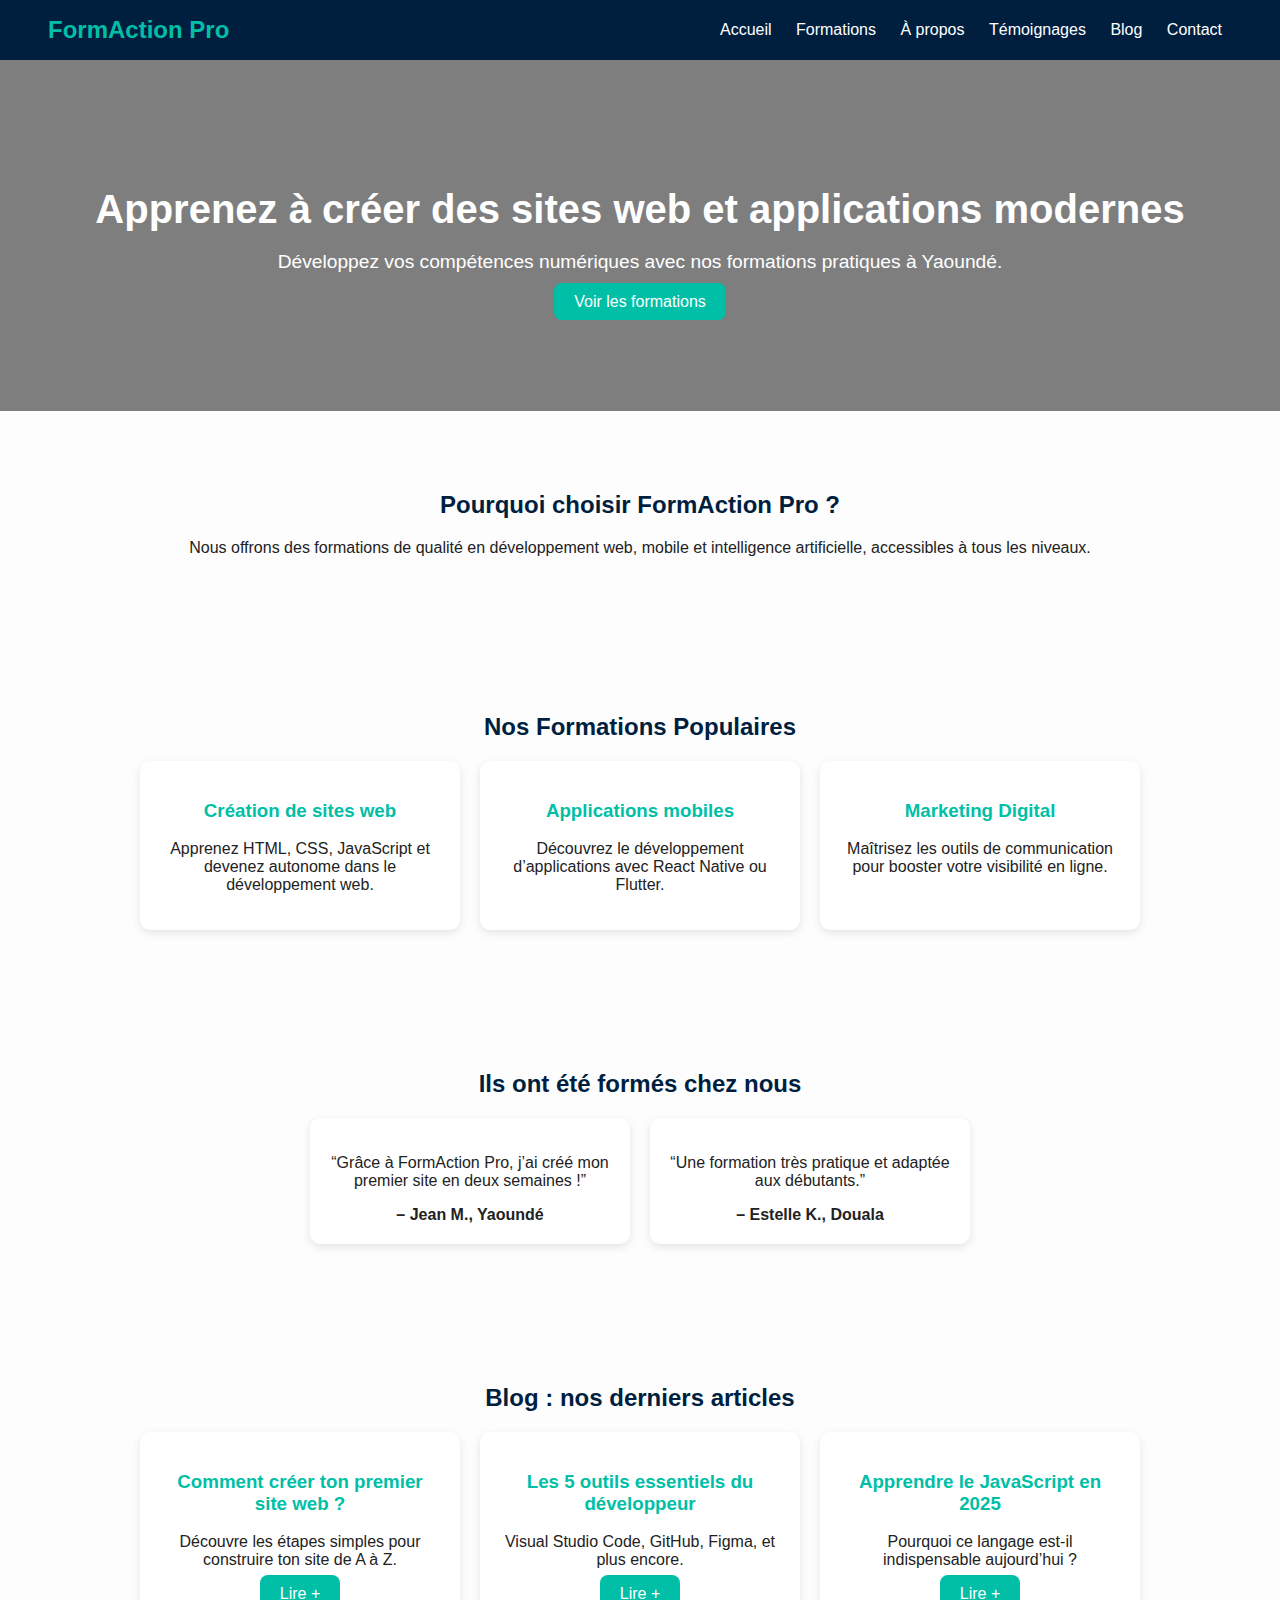
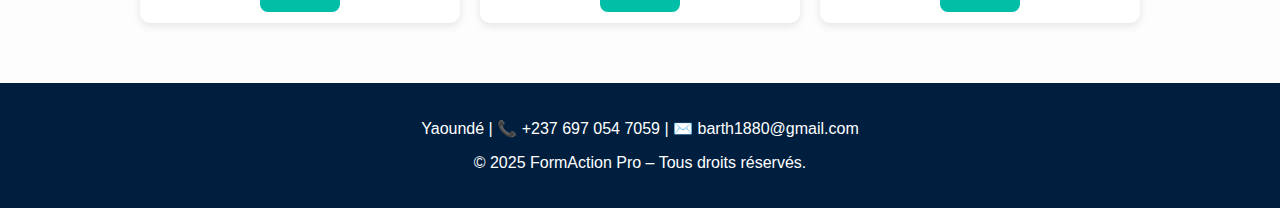
<file: index.html>
<!DOCTYPE html>
<html lang="fr">
<head>
  <meta charset="UTF-8" />
  <meta name="viewport" content="width=device-width, initial-scale=1.0" />
  <title>FormAction Pro – Formation en création de sites et applications</title>
  <link rel="stylesheet" href="style.css" />
</head>
<body>

  <header>
    <div class="logo">FormAction Pro</div>
    <nav>
      <a href="index.html">Accueil</a>
      <a href="formations.html">Formations</a>
      <a href="apropos.html">À propos</a>
      <a href="temoignages.html">Témoignages</a>
      <a href="blog.html">Blog</a>
      <a href="contact.html">Contact</a>
    </nav>
  </header>

  <section class="hero">
    <h1>Apprenez à créer des sites web et applications modernes</h1>
    <p>Développez vos compétences numériques avec nos formations pratiques à Yaoundé.</p>
    <a href="formations.html" class="btn">Voir les formations</a>
  </section>

  <section class="about">
    <h2>Pourquoi choisir FormAction Pro ?</h2>
    <p>Nous offrons des formations de qualité en développement web, mobile et intelligence artificielle, accessibles à tous les niveaux.</p>
  </section>

  <section class="services">
    <h2>Nos Formations Populaires</h2>
    <div class="cards">
      <div class="card">
        <h3>Création de sites web</h3>
        <p>Apprenez HTML, CSS, JavaScript et devenez autonome dans le développement web.</p>
      </div>
      <div class="card">
        <h3>Applications mobiles</h3>
        <p>Découvrez le développement d’applications avec React Native ou Flutter.</p>
      </div>
      <div class="card">
        <h3>Marketing Digital</h3>
        <p>Maîtrisez les outils de communication pour booster votre visibilité en ligne.</p>
      </div>
    </div>
  </section>

  <section class="testimonials">
    <h2>Ils ont été formés chez nous</h2>
    <div class="cards">
      <div class="card">
        <p>“Grâce à FormAction Pro, j’ai créé mon premier site en deux semaines !”</p>
        <strong>– Jean M., Yaoundé</strong>
      </div>
      <div class="card">
        <p>“Une formation très pratique et adaptée aux débutants.”</p>
        <strong>– Estelle K., Douala</strong>
      </div>
    </div>
  </section>

  <section class="blog">
    <h2>Blog : nos derniers articles</h2>
    <div class="cards">
      <div class="card">
        <h3>Comment créer ton premier site web ?</h3>
        <p>Découvre les étapes simples pour construire ton site de A à Z.</p>
        <a href="#" class="btn">Lire +</a>
      </div>
      <div class="card">
        <h3>Les 5 outils essentiels du développeur</h3>
        <p>Visual Studio Code, GitHub, Figma, et plus encore.</p>
        <a href="#" class="btn">Lire +</a>
      </div>
      <div class="card">
        <h3>Apprendre le JavaScript en 2025</h3>
        <p>Pourquoi ce langage est-il indispensable aujourd’hui ?</p>
        <a href="#" class="btn">Lire +</a>
      </div>
    </div>
  </section>

  <footer>
    <div class="footer-content">
      <p> Yaoundé | 📞 +237 697 054 7059 | ✉️ barth1880@gmail.com</p>
      <p>&copy; 2025 FormAction Pro – Tous droits réservés.</p>
    </div>
  </footer>

</body>
</html>
</file>
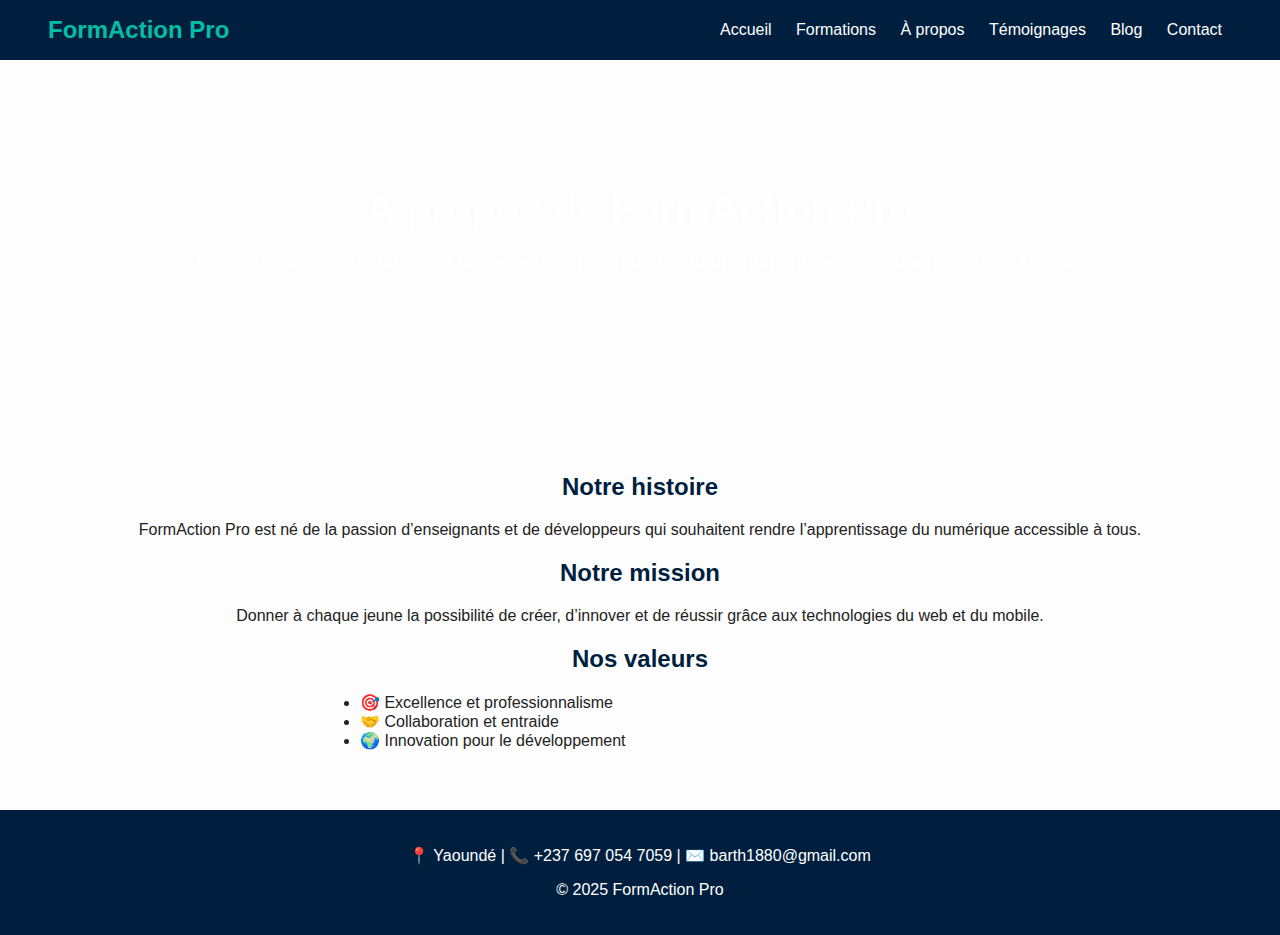
<file: apropos.html>
<!DOCTYPE html>
<html lang="fr">
<head>
  <meta charset="UTF-8" />
  <meta name="viewport" content="width=device-width, initial-scale=1.0" />
  <title>À propos – FormAction Pro</title>
  <link rel="stylesheet" href="style.css" />
</head>
<body>

<header>
  <div class="logo">FormAction Pro</div>
  <nav>
    <a href="index.html">Accueil</a>
    <a href="formations.html">Formations</a>
    <a href="apropos.html" class="active">À propos</a>
    <a href="temoignages.html">Témoignages</a>
    <a href="blog.html">Blog</a>
    <a href="contact.html">Contact</a>
  </nav>
</header>

<section class="hero" style="background-image:url('https://images.unsplash.com/photo-1522071820081-009f0129c71c?auto=format&fit=crop&w=1200&q=80');">
  <h1>À propos de FormAction Pro</h1>
  <p>Notre mission est de former la nouvelle génération de créateurs numériques au Cameroun et en Afrique.</p>
</section>

<section class="about">
  <h2>Notre histoire</h2>
  <p>FormAction Pro est né de la passion d’enseignants et de développeurs qui souhaitent rendre l’apprentissage du numérique accessible à tous.</p>

  <h2>Notre mission</h2>
  <p>Donner à chaque jeune la possibilité de créer, d’innover et de réussir grâce aux technologies du web et du mobile.</p>

  <h2>Nos valeurs</h2>
  <ul style="text-align:left; max-width:600px; margin:auto;">
    <li>🎯 Excellence et professionnalisme</li>
    <li>🤝 Collaboration et entraide</li>
    <li>🌍 Innovation pour le développement</li>
  </ul>
</section>

<footer>
  <div class="footer-content">
    <p>📍 Yaoundé | 📞 +237 697 054 7059 | ✉️ barth1880@gmail.com</p>
    <p>&copy; 2025 FormAction Pro</p>
  </div>
</footer>

</body>
</html>
</file>
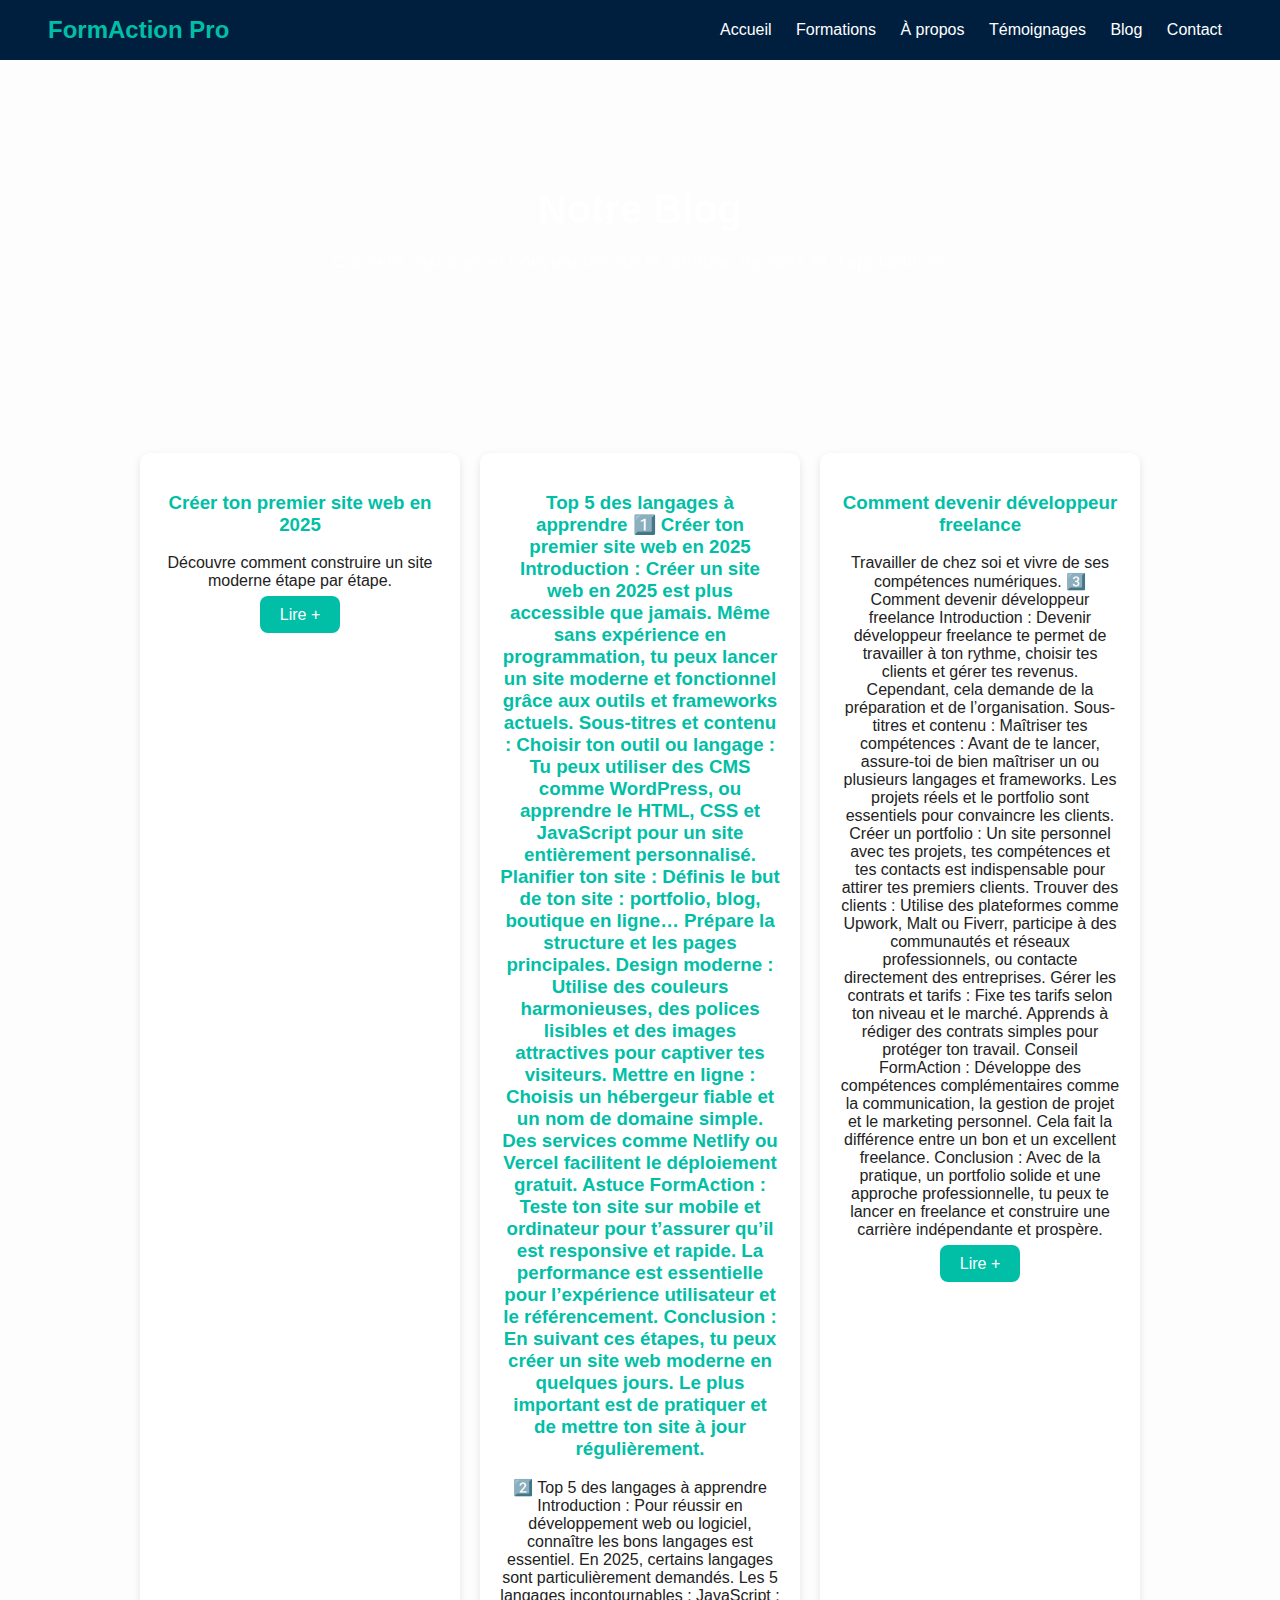
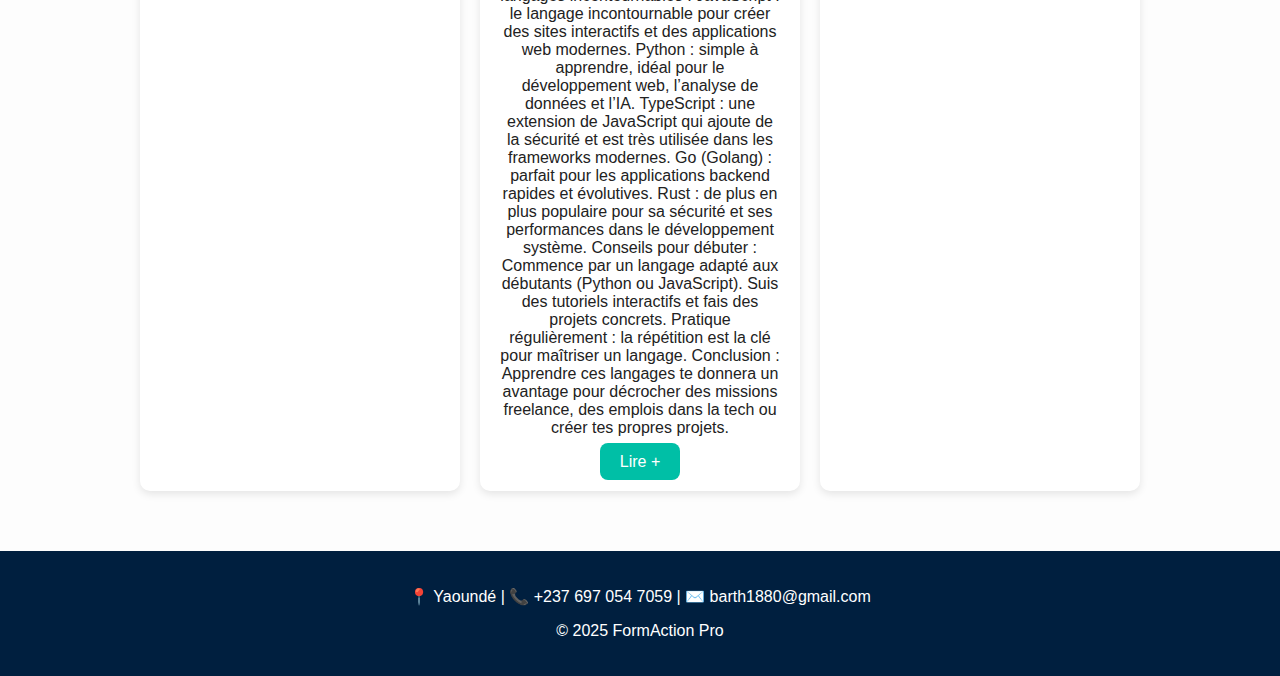
<file: blog.html>
<!DOCTYPE html>
<html lang="fr">
<head>
  <meta charset="UTF-8" />
  <meta name="viewport" content="width=device-width, initial-scale=1.0" />
  <title>Blog – FormAction Pro</title>
  <link rel="stylesheet" href="style.css" />
</head>
<body>

<header>
  <div class="logo">FormAction Pro</div>
  <nav>
    <a href="index.html">Accueil</a>
    <a href="formations.html">Formations</a>
    <a href="apropos.html">À propos</a>
    <a href="temoignages.html">Témoignages</a>
    <a href="blog.html" class="active">Blog</a>
    <a href="contact.html">Contact</a>
  </nav>
</header>

<section class="hero" style="background-image:url('https://images.unsplash.com/photo-1498050108023-c5249f4df085?auto=format&fit=crop&w=1200&q=80');">
  <h1>Notre Blog</h1>
  <p>Conseils, astuces et nouveautés sur la création de sites et d'applications</p>
</section>

<section class="blog">
  <div class="cards">
    <div class="card">
      <h3>Créer ton premier site web en 2025</h3>
      <p>Découvre comment construire un site moderne étape par étape.</p>
      <a href="#" class="btn">Lire +</a>
    </div>
    <div class="card">
      <h3>Top 5 des langages à apprendre
        1️⃣ Créer ton premier site web en 2025

Introduction :
Créer un site web en 2025 est plus accessible que jamais. Même sans expérience en programmation, tu peux lancer un site moderne et fonctionnel grâce aux outils et frameworks actuels.

Sous-titres et contenu :

Choisir ton outil ou langage :
Tu peux utiliser des CMS comme WordPress, ou apprendre le HTML, CSS et JavaScript pour un site entièrement personnalisé.

Planifier ton site :
Définis le but de ton site : portfolio, blog, boutique en ligne… Prépare la structure et les pages principales.

Design moderne :
Utilise des couleurs harmonieuses, des polices lisibles et des images attractives pour captiver tes visiteurs.

Mettre en ligne :
Choisis un hébergeur fiable et un nom de domaine simple. Des services comme Netlify ou Vercel facilitent le déploiement gratuit.

Astuce FormAction :
Teste ton site sur mobile et ordinateur pour t’assurer qu’il est responsive et rapide. La performance est essentielle pour l’expérience utilisateur et le référencement.

Conclusion :
En suivant ces étapes, tu peux créer un site web moderne en quelques jours. Le plus important est de pratiquer et de mettre ton site à jour régulièrement.
      </h3>
      <p>2️⃣ Top 5 des langages à apprendre

Introduction :
Pour réussir en développement web ou logiciel, connaître les bons langages est essentiel. En 2025, certains langages sont particulièrement demandés.

Les 5 langages incontournables :

JavaScript : le langage incontournable pour créer des sites interactifs et des applications web modernes.

Python : simple à apprendre, idéal pour le développement web, l’analyse de données et l’IA.

TypeScript : une extension de JavaScript qui ajoute de la sécurité et est très utilisée dans les frameworks modernes.

Go (Golang) : parfait pour les applications backend rapides et évolutives.

Rust : de plus en plus populaire pour sa sécurité et ses performances dans le développement système.

Conseils pour débuter :

Commence par un langage adapté aux débutants (Python ou JavaScript).

Suis des tutoriels interactifs et fais des projets concrets.

Pratique régulièrement : la répétition est la clé pour maîtriser un langage.

Conclusion :
Apprendre ces langages te donnera un avantage pour décrocher des missions freelance, des emplois dans la tech ou créer tes propres projets.</p>
      <a href="#" class="btn">Lire +</a>
    </div>
    <div class="card">
      <h3>Comment devenir développeur freelance</h3>
      <p>Travailler de chez soi et vivre de ses compétences numériques.
        3️⃣ Comment devenir développeur freelance

Introduction :
Devenir développeur freelance te permet de travailler à ton rythme, choisir tes clients et gérer tes revenus. Cependant, cela demande de la préparation et de l’organisation.

Sous-titres et contenu :

Maîtriser tes compétences :
Avant de te lancer, assure-toi de bien maîtriser un ou plusieurs langages et frameworks. Les projets réels et le portfolio sont essentiels pour convaincre les clients.

Créer un portfolio :
Un site personnel avec tes projets, tes compétences et tes contacts est indispensable pour attirer tes premiers clients.

Trouver des clients :
Utilise des plateformes comme Upwork, Malt ou Fiverr, participe à des communautés et réseaux professionnels, ou contacte directement des entreprises.

Gérer les contrats et tarifs :
Fixe tes tarifs selon ton niveau et le marché. Apprends à rédiger des contrats simples pour protéger ton travail.

Conseil FormAction :
Développe des compétences complémentaires comme la communication, la gestion de projet et le marketing personnel. Cela fait la différence entre un bon et un excellent freelance.

Conclusion :
Avec de la pratique, un portfolio solide et une approche professionnelle, tu peux te lancer en freelance et construire une carrière indépendante et prospère.
      </p>
      <a href="#" class="btn">Lire +</a>
    </div>
  </div>
</section>

<footer>
  <div class="footer-content">
    <p>📍 Yaoundé | 📞 +237 697 054 7059 | ✉️ barth1880@gmail.com</p>
    <p>&copy; 2025 FormAction Pro</p>
  </div>
</footer>

</body>
</html>
</file>
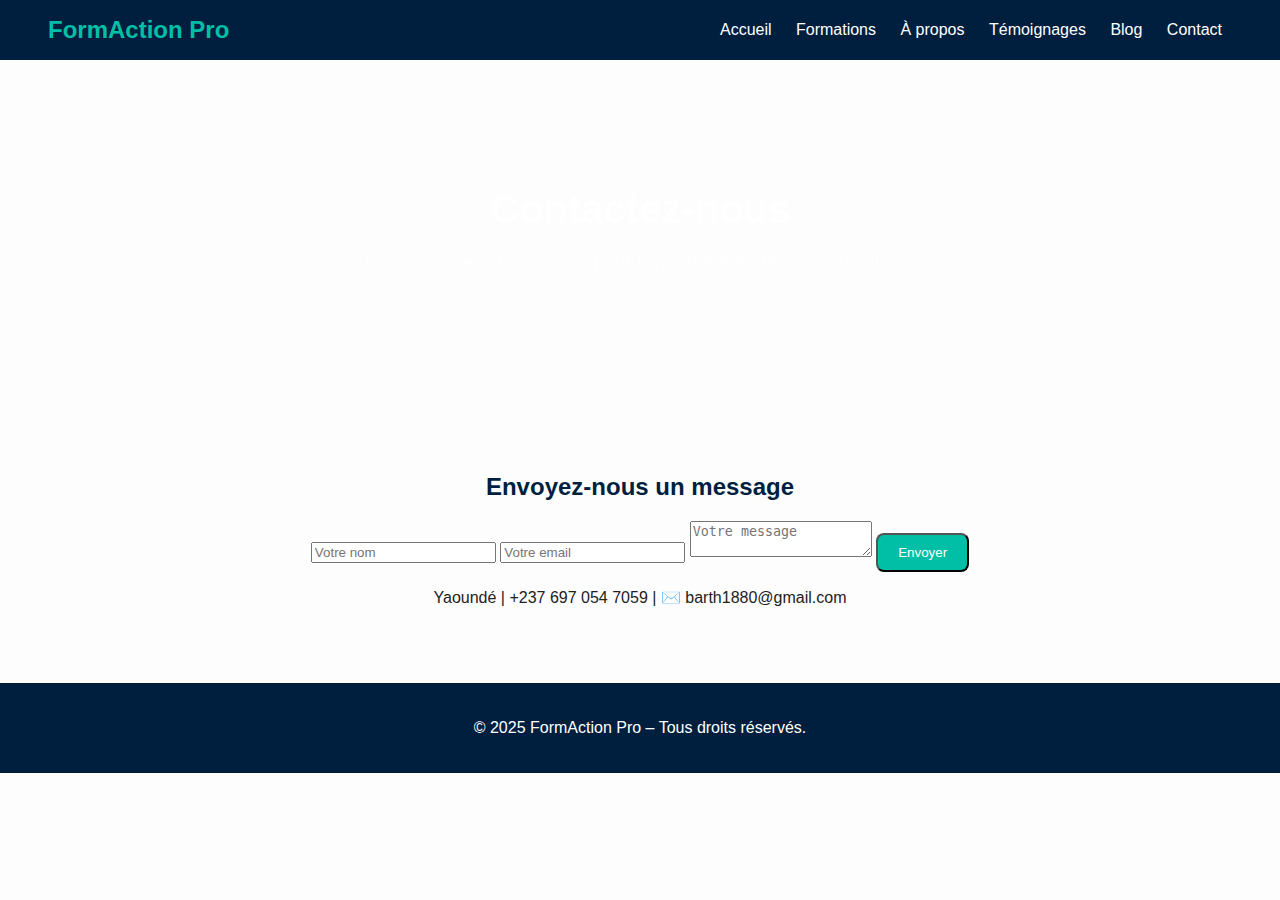
<file: contact.html>
<!DOCTYPE html>
<html lang="fr">
<head>
  <meta charset="UTF-8" />
  <meta name="viewport" content="width=device-width, initial-scale=1.0" />
  <title>Contact – FormAction Pro</title>
  <link rel="stylesheet" href="style.css" />
</head>
<body>

<header>
  <div class="logo">FormAction Pro</div>
  <nav>
    <a href="index.html">Accueil</a>
    <a href="formations.html">Formations</a>
    <a href="apropos.html">À propos</a>
    <a href="temoignages.html">Témoignages</a>
    <a href="blog.html">Blog</a>
    <a href="contact.html" class="active">Contact</a>
  </nav>
</header>

<section class="hero" style="background-image:url('https://images.unsplash.com/photo-1522202176988-66273c2fd55f?auto=format&fit=crop&w=1200&q=80');">
  <h1>Contactez-nous</h1>
  <p>Nous sommes disponibles pour répondre à toutes vos questions.</p>
</section>

<section class="contact">
  <h2>Envoyez-nous un message</h2>
  <form>
    <input type="text" placeholder="Votre nom" required />
    <input type="email" placeholder="Votre email" required />
    <textarea placeholder="Votre message" required></textarea>
    <button type="submit" class="btn">Envoyer</button>
  </form>

  <p> Yaoundé |  +237 697 054 7059 | ✉️ barth1880@gmail.com</p>
</section>

<footer>
  <div class="footer-content">
    <p>&copy; 2025 FormAction Pro – Tous droits réservés.</p>
  </div>
</footer>

</body>
</html>
</file>
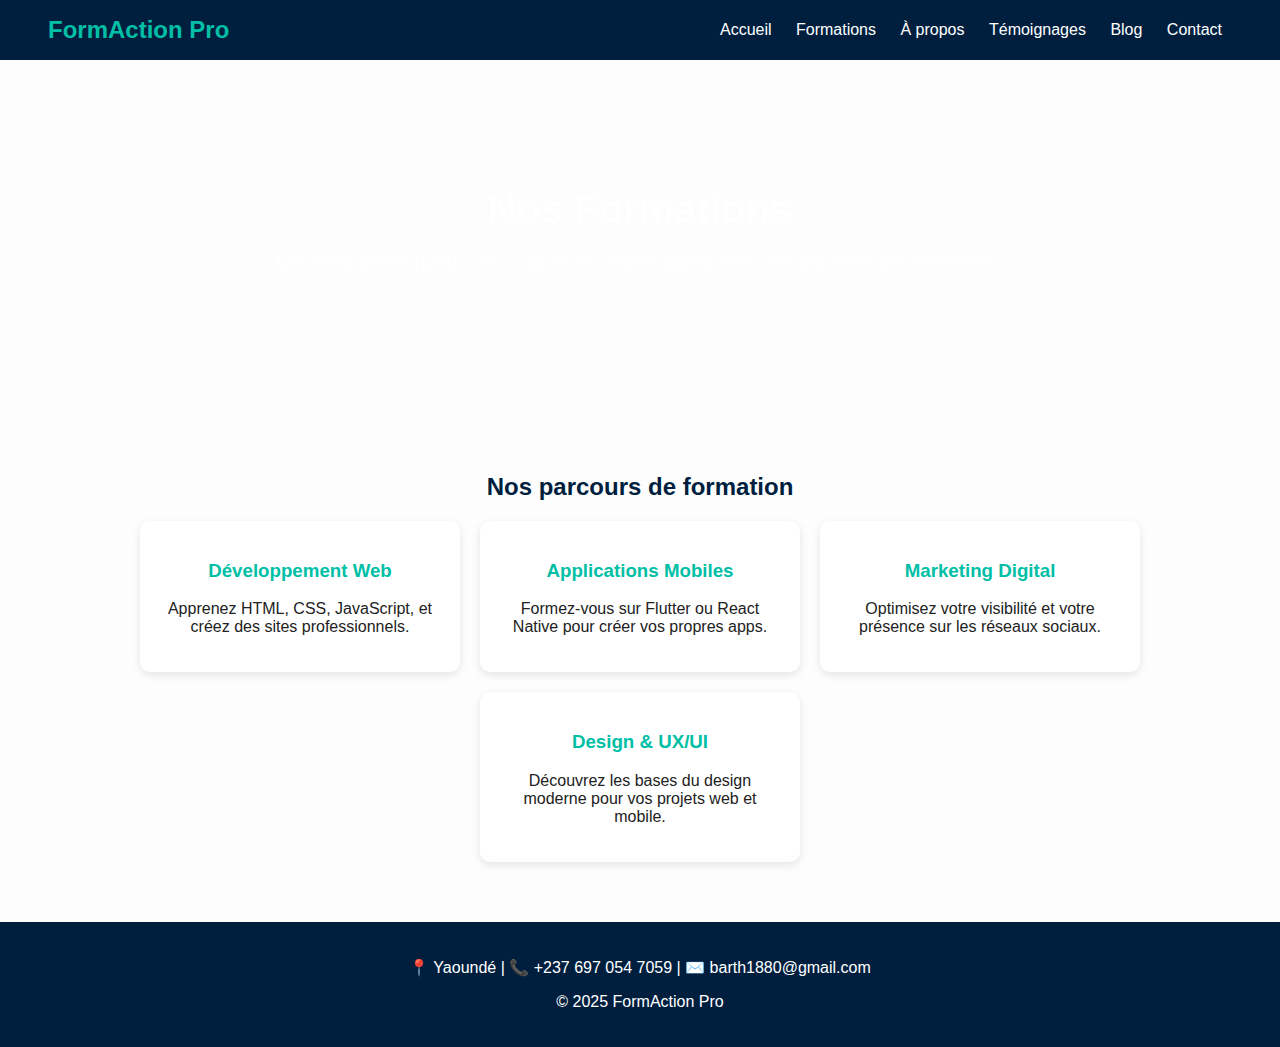
<file: formations.html>
<!DOCTYPE html>
<html lang="fr">
<head>
  <meta charset="UTF-8" />
  <meta name="viewport" content="width=device-width, initial-scale=1.0" />
  <title>Nos Formations – FormAction Pro</title>
  <link rel="stylesheet" href="style.css" />
</head>
<body>

<header>
  <div class="logo">FormAction Pro</div>
  <nav>
    <a href="index.html">Accueil</a>
    <a href="formations.html" class="active">Formations</a>
    <a href="apropos.html">À propos</a>
    <a href="temoignages.html">Témoignages</a>
    <a href="blog.html">Blog</a>
    <a href="contact.html">Contact</a>
  </nav>
</header>

<section class="hero" style="background-image:url('https://images.unsplash.com/photo-1519389950473-47ba0277781c?auto=format&fit=crop&w=1200&q=80');">
  <h1>Nos Formations</h1>
  <p>Devenez développeur web, mobile ou expert digital avec nos parcours personnalisés.</p>
</section>

<section class="services">
  <h2>Nos parcours de formation</h2>
  <div class="cards">
    <div class="card">
      <h3>Développement Web</h3>
      <p>Apprenez HTML, CSS, JavaScript, et créez des sites professionnels.</p>
    </div>
    <div class="card">
      <h3>Applications Mobiles</h3>
      <p>Formez-vous sur Flutter ou React Native pour créer vos propres apps.</p>
    </div>
    <div class="card">
      <h3>Marketing Digital</h3>
      <p>Optimisez votre visibilité et votre présence sur les réseaux sociaux.</p>
    </div>
    <div class="card">
      <h3>Design & UX/UI</h3>
      <p>Découvrez les bases du design moderne pour vos projets web et mobile.</p>
    </div>
  </div>
</section>

<footer>
  <div class="footer-content">
    <p>📍 Yaoundé | 📞 +237 697 054 7059 | ✉️ barth1880@gmail.com</p>
    <p>&copy; 2025 FormAction Pro</p>
  </div>
</footer>

</body>
</html>
</file>
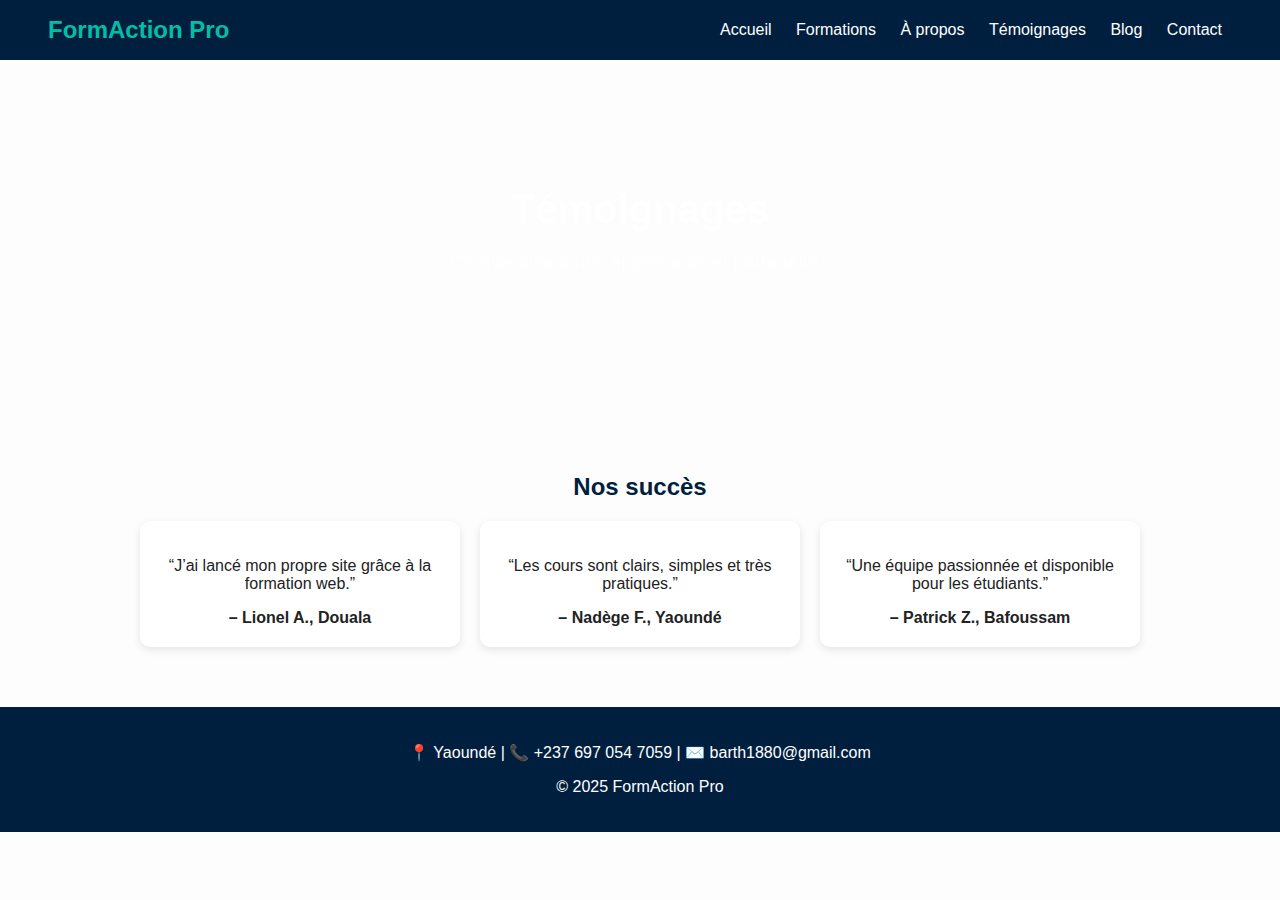
<file: temoignages.html>
<!DOCTYPE html>
<html lang="fr">
<head>
  <meta charset="UTF-8" />
  <meta name="viewport" content="width=device-width, initial-scale=1.0" />
  <title>Témoignages – FormAction Pro</title>
  <link rel="stylesheet" href="style.css" />
</head>
<body>

<header>
  <div class="logo">FormAction Pro</div>
  <nav>
    <a href="index.html">Accueil</a>
    <a href="formations.html">Formations</a>
    <a href="apropos.html">À propos</a>
    <a href="temoignages.html" class="active">Témoignages</a>
    <a href="blog.html">Blog</a>
    <a href="contact.html">Contact</a>
  </nav>
</header>

<section class="hero" style="background-image:url('https://images.unsplash.com/photo-1521790361543-f645cf042ec4?auto=format&fit=crop&w=1200&q=80');">
  <h1>Témoignages</h1>
  <p>Ce que disent nos apprenants et partenaires</p>
</section>

<section class="testimonials">
  <h2>Nos succès</h2>
  <div class="cards">
    <div class="card">
      <p>“J’ai lancé mon propre site grâce à la formation web.”</p>
      <strong>– Lionel A., Douala</strong>
    </div>
    <div class="card">
      <p>“Les cours sont clairs, simples et très pratiques.”</p>
      <strong>– Nadège F., Yaoundé</strong>
    </div>
    <div class="card">
      <p>“Une équipe passionnée et disponible pour les étudiants.”</p>
      <strong>– Patrick Z., Bafoussam</strong>
    </div>
  </div>
</section>

<footer>
  <div class="footer-content">
    <p>📍 Yaoundé | 📞 +237 697 054 7059 | ✉️ barth1880@gmail.com</p>
    <p>&copy; 2025 FormAction Pro</p>
  </div>
</footer>

</body>
</html>
</file>
<file: style.css>
body {
  margin: 0;
  font-family: 'Segoe UI', sans-serif;
  color: #222;
  background-color: #fdfdfd;
}

header {
  background-color: #001f3f; /* bleu nuit */
  color: white;
  display: flex;
  justify-content: space-between;
  align-items: center;
  padding: 1rem 3rem;
}

header .logo {
  font-size: 1.5rem;
  font-weight: bold;
  color: #00bfa6; /* vert émeraude */
}

nav a {
  color: white;
  text-decoration: none;
  margin: 0 10px;
  transition: 0.3s;
}

nav a:hover {
  color: #00bfa6;
}

.hero {
  background: linear-gradient(rgba(0,0,0,0.5), rgba(0,0,0,0.5)), url('https://images.unsplash.com/photo-1504384308090-c894fdcc538d?auto=format&fit=crop&w=1200&q=80');
  background-size: cover;
  color: white;
  text-align: center;
  padding: 100px 20px;
}

.hero h1 {
  font-size: 2.5rem;
  margin-bottom: 10px;
}

.hero p {
  font-size: 1.2rem;
  margin-bottom: 20px;
}

.btn {
  background-color: #00bfa6;
  color: white;
  padding: 10px 20px;
  text-decoration: none;
  border-radius: 8px;
  transition: 0.3s;
}

.btn:hover {
  background-color: #008f7a;
}

section {
  padding: 60px 20px;
  text-align: center;
}

section h2 {
  color: #001f3f;
  margin-bottom: 20px;
}

.cards {
  display: flex;
  flex-wrap: wrap;
  justify-content: center;
  gap: 20px;
}

.card {
  background-color: #fff;
  border-radius: 10px;
  padding: 20px;
  width: 280px;
  box-shadow: 0 3px 8px rgba(0,0,0,0.1);
}

.card h3 {
  color: #00bfa6;
}

footer {
  background-color: #001f3f;
  color: white;
  padding: 20px;
  text-align: center;
}
</file>
